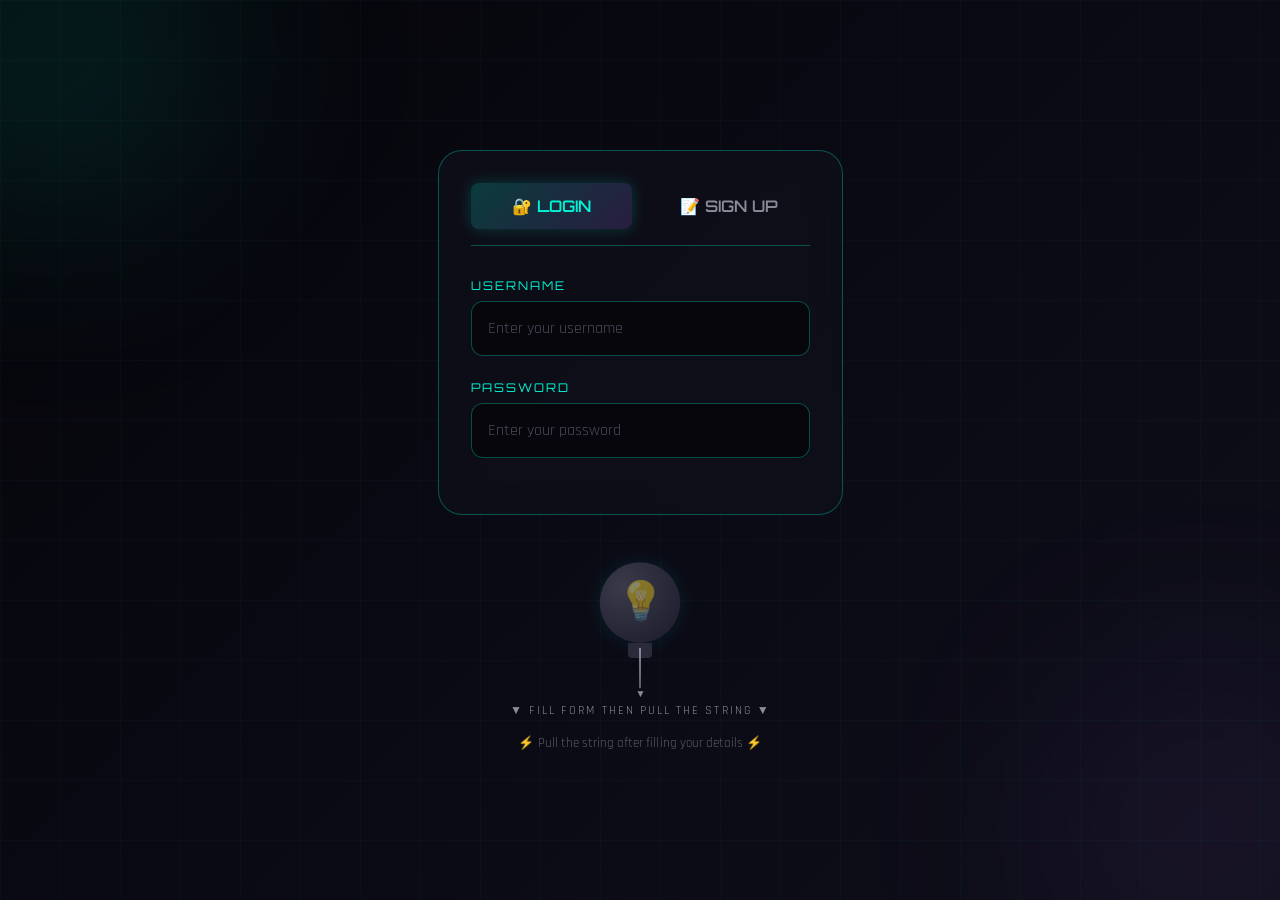
<file: templates/login_register.html>
<!DOCTYPE html>
<html lang="en">

<head>
    <meta charset="UTF-8">
    <meta name="viewport" content="width=device-width, initial-scale=1.0">
    <title>Login | CS WITH HIMANSHU GOYAL</title>
    <script src="https://cdnjs.cloudflare.com/ajax/libs/gsap/3.12.2/gsap.min.js"></script>
    <link
        href="https://fonts.googleapis.com/css2?family=Orbitron:wght@400;500;600;700;800;900&family=Rajdhani:wght@300;400;500;600;700&display=swap"
        rel="stylesheet">
    <link rel="stylesheet" href="/static/css/dark-mode.css">
    <style>
        * {
            margin: 0;
            padding: 0;
            box-sizing: border-box;
        }

        body {
            font-family: 'Rajdhani', sans-serif;
            background: linear-gradient(135deg, #050508 0%, #0a0a15 50%, #0f0f1a 100%);
            min-height: 100vh;
            display: flex;
            justify-content: center;
            align-items: center;
            position: relative;
        }

        .bg-grid {
            position: fixed;
            top: 0;
            left: 0;
            width: 100%;
            height: 100%;
            background-image: linear-gradient(rgba(0, 245, 212, 0.03) 1px, transparent 1px),
                linear-gradient(90deg, rgba(0, 245, 212, 0.03) 1px, transparent 1px);
            background-size: 60px 60px;
            z-index: -2;
            animation: gridPulse 4s ease-in-out infinite;
        }

        @keyframes gridPulse {

            0%,
            100% {
                opacity: 0.3;
            }

            50% {
                opacity: 0.6;
            }
        }

        .orb {
            position: fixed;
            border-radius: 50%;
            filter: blur(100px);
            z-index: -1;
            animation: orbFloat 20s ease-in-out infinite;
        }

        .orb-1 {
            width: 400px;
            height: 400px;
            background: radial-gradient(circle, rgba(0, 245, 212, 0.15), transparent);
            top: -150px;
            left: -150px;
        }

        .orb-2 {
            width: 350px;
            height: 350px;
            background: radial-gradient(circle, rgba(155, 93, 229, 0.12), transparent);
            bottom: -100px;
            right: -100px;
            animation-delay: -7s;
        }

        @keyframes orbFloat {

            0%,
            100% {
                transform: translate(0, 0) scale(1);
            }

            25% {
                transform: translate(50px, -30px) scale(1.1);
            }

            50% {
                transform: translate(-30px, 50px) scale(0.9);
            }

            75% {
                transform: translate(20px, 20px) scale(1.05);
            }
        }

        .container {
            display: flex;
            flex-direction: column;
            align-items: center;
            justify-content: center;
            min-height: 100vh;
            padding: 2rem;
        }

        /* Form Container */
        .form-wrapper {
            background: rgba(15, 15, 25, 0.9);
            backdrop-filter: blur(20px);
            border: 1px solid rgba(0, 245, 212, 0.3);
            border-radius: 24px;
            padding: 2rem;
            width: 450px;
            max-width: 90%;
            margin-bottom: 2rem;
        }

        /* Toggle Buttons */
        .toggle-section {
            display: flex;
            gap: 1rem;
            margin-bottom: 2rem;
            border-bottom: 1px solid rgba(0, 245, 212, 0.3);
            padding-bottom: 1rem;
        }

        .toggle-btn {
            flex: 1;
            padding: 0.8rem;
            background: transparent;
            border: none;
            color: #8a8a9a;
            font-family: 'Orbitron', monospace;
            font-size: 1rem;
            font-weight: 600;
            cursor: pointer;
            border-radius: 8px;
            transition: all 0.3s;
        }

        .toggle-btn.active {
            background: linear-gradient(135deg, rgba(0, 245, 212, 0.2), rgba(155, 93, 229, 0.2));
            color: #00f5d4;
            box-shadow: 0 0 15px rgba(0, 245, 212, 0.2);
        }

        /* Forms */
        .auth-form {
            display: none;
        }

        .auth-form.active {
            display: block;
            animation: fadeSlide 0.4s ease;
        }

        @keyframes fadeSlide {
            from {
                opacity: 0;
                transform: translateX(20px);
            }

            to {
                opacity: 1;
                transform: translateX(0);
            }
        }

        /* Input Groups */
        .input-group {
            margin-bottom: 1.5rem;
        }

        .input-group label {
            display: block;
            color: #00f5d4;
            margin-bottom: 0.5rem;
            font-family: 'Orbitron', monospace;
            font-size: 0.75rem;
            letter-spacing: 2px;
        }

        .input-group input {
            width: 100%;
            padding: 1rem;
            background: rgba(0, 0, 0, 0.5);
            border: 1px solid rgba(0, 245, 212, 0.3);
            border-radius: 12px;
            color: white;
            font-size: 1rem;
            font-family: 'Rajdhani', sans-serif;
            transition: all 0.3s;
        }

        .input-group input:focus {
            outline: none;
            border-color: #00f5d4;
            box-shadow: 0 0 20px rgba(0, 245, 212, 0.2);
        }

        .input-group input::placeholder {
            color: #4a4a5a;
        }

        /* Bulb Section - The Pull to Login */
        .bulb-section {
            text-align: center;
            cursor: pointer;
            position: relative;
            margin-top: 1rem;
        }

        .bulb {
            width: 80px;
            height: 80px;
            background: radial-gradient(circle at 30% 30%, #3a3a4a, #1a1a2a);
            border-radius: 50%;
            position: relative;
            margin: 0 auto;
            transition: all 0.4s ease;
            box-shadow: 0 0 20px rgba(0, 245, 212, 0.1);
            cursor: pointer;
        }

        .bulb::before {
            content: "";
            position: absolute;
            bottom: -15px;
            left: 50%;
            transform: translateX(-50%);
            width: 24px;
            height: 15px;
            background: #2a2a3a;
            border-radius: 0 0 4px 4px;
        }

        .bulb::after {
            content: "💡";
            position: absolute;
            top: 50%;
            left: 50%;
            transform: translate(-50%, -50%);
            font-size: 38px;
            opacity: 0.4;
            transition: all 0.4s ease;
        }

        .bulb.glow {
            background: radial-gradient(circle at 30% 30%, #00f5d4, #00bbf9);
            box-shadow: 0 0 50px rgba(0, 245, 212, 0.8);
        }

        .bulb.glow::after {
            opacity: 1;
            text-shadow: 0 0 10px rgba(0, 245, 212, 0.5);
        }

        .pull-string {
            width: 2px;
            height: 40px;
            background: linear-gradient(180deg, #8a8a9a, #5a5a6a);
            margin: 5px auto 0;
            position: relative;
            transition: height 0.3s ease;
            cursor: pointer;
        }

        .pull-string::before {
            content: "▼";
            position: absolute;
            bottom: -12px;
            left: 50%;
            transform: translateX(-50%);
            color: #8a8a9a;
            font-size: 10px;
        }

        .pull-string.pulled {
            height: 70px;
            animation: stringPullAnim 0.3s ease-out;
        }

        @keyframes stringPullAnim {
            0% {
                height: 40px;
            }

            50% {
                height: 80px;
            }

            100% {
                height: 70px;
            }
        }

        .bulb-text {
            margin-top: 15px;
            color: #8a8a9a;
            font-size: 12px;
            letter-spacing: 2px;
            transition: all 0.3s;
        }

        .bulb-text.active {
            color: #00f5d4;
            text-shadow: 0 0 10px rgba(0, 245, 212, 0.5);
        }

        /* Submit Button (Hidden - replaced by bulb pull) */
        .hidden-submit {
            display: none;
        }

        /* Messages */
        .error-msg {
            color: #ff006e;
            font-size: 0.8rem;
            margin-top: 1rem;
            text-align: center;
            display: none;
        }

        /* Loading & Transition */
        .loading {
            position: fixed;
            top: 0;
            left: 0;
            width: 100%;
            height: 100%;
            background: #050508;
            z-index: 1000;
            display: flex;
            align-items: center;
            justify-content: center;
            opacity: 0;
            visibility: hidden;
            transition: all 0.4s;
        }

        .loading.active {
            opacity: 1;
            visibility: visible;
        }

        .loader {
            width: 50px;
            height: 50px;
            border: 3px solid rgba(0, 245, 212, 0.3);
            border-top-color: #00f5d4;
            border-radius: 50%;
            animation: spin 1s linear infinite;
        }

        @keyframes spin {
            to {
                transform: rotate(360deg);
            }
        }

        .page-transition {
            position: fixed;
            top: 0;
            left: 0;
            width: 100%;
            height: 100%;
            background: linear-gradient(135deg, #00f5d4, #9b5de5);
            z-index: 999;
            transform: translateX(100%);
            transition: transform 0.5s ease;
        }

        .page-transition.active {
            transform: translateX(0);
        }

        /* Instruction */
        .instruction {
            text-align: center;
            margin-top: 1rem;
            color: #5a5a6a;
            font-size: 0.8rem;
        }
        /* Light Mode Styles */
        body.light-mode {
            background: #f5f5f7;
            color: #1a1a2e;
        }

        body.light-mode .filter-section,
        body.light-mode .question-card,
        body.light-mode .response-card,
        body.light-mode .profile-card,
        body.light-mode .stat-card,
        body.light-mode .recent-card,
        body.light-mode .upgrade-card,
        body.light-mode .form-wrapper {
            background: rgba(255, 255, 255, 0.9);
            border-color: rgba(0, 0, 0, 0.1);
        }

        body.light-mode input,
        body.light-mode select,
        body.light-mode textarea {
            background: rgba(240, 240, 245, 0.9);
            color: #1a1a2e;
            border-color: rgba(0, 0, 0, 0.1);
        }

        body.light-mode nav {
            background: rgba(255, 255, 255, 0.9);
            border-bottom-color: #00bbf9;
        }

        body.light-mode .stat-number {
            color: #00bbf9;
        }

        body.light-mode .info-label {
            color: #00bbf9;
        }

        body.light-mode h1 {
            background: linear-gradient(135deg, #00bbf9, #9b5de5);
            -webkit-background-clip: text;
            -webkit-text-fill-color: transparent;
        }

        body.light-mode .logo {
            background: linear-gradient(135deg, #00bbf9, #00f5d4);
            -webkit-background-clip: text;
            -webkit-text-fill-color: transparent;
        }
    </style>
</head>

<body>
    <div class="bg-grid"></div>
    <div class="orb orb-1"></div>
    <div class="orb orb-2"></div>

    <div class="loading" id="loading">
        <div class="loader"></div>
    </div>

    <div class="page-transition" id="pageTransition"></div>

    <div class="container">
        <!-- Form Section -->
        <div class="form-wrapper">
            <div class="toggle-section">
                <button class="toggle-btn active" data-form="login">🔐 LOGIN</button>
                <button class="toggle-btn" data-form="register">📝 SIGN UP</button>
            </div>

            <!-- Login Form -->
            <div id="loginForm" class="auth-form active">
                <div class="input-group">
                    <label>USERNAME</label>
                    <input type="text" id="loginUsername" placeholder="Enter your username">
                </div>
                <div class="input-group">
                    <label>PASSWORD</label>
                    <input type="password" id="loginPassword" placeholder="Enter your password">
                </div>
                <div class="error-msg" id="loginError"></div>
            </div>

            <!-- Register Form -->
            <div id="registerForm" class="auth-form">
                <div class="input-group">
                    <label>USERNAME</label>
                    <input type="text" id="regUsername" placeholder="Choose a username">
                </div>
                <div class="input-group">
                    <label>EMAIL</label>
                    <input type="email" id="regEmail" placeholder="your@email.com">
                </div>
                <div class="input-group">
                    <label>PASSWORD</label>
                    <input type="password" id="regPassword" placeholder="Create a password">
                </div>
                <div class="input-group">
                    <label>CONFIRM PASSWORD</label>
                    <input type="password" id="regConfirmPassword" placeholder="Confirm your password">
                </div>
                <div class="error-msg" id="registerError"></div>
            </div>
        </div>

        <!-- Bulb Section - PULL TO SUBMIT -->
        <div class="bulb-section" id="bulbSection">
            <div class="bulb" id="bulb"></div>
            <div class="pull-string" id="pullString"></div>
            <div class="bulb-text" id="bulbText">▼ FILL FORM THEN PULL THE STRING ▼</div>
            <div class="instruction">⚡ Pull the string after filling your details ⚡</div>
        </div>
    </div>

    <script>
        // Elements
        const bulb = document.getElementById('bulb');
        const pullString = document.getElementById('pullString');
        const bulbSection = document.getElementById('bulbSection');
        const bulbText = document.getElementById('bulbText');
        const loading = document.getElementById('loading');
        const pageTransition = document.getElementById('pageTransition');

        let currentForm = 'login';

        // Toggle between Login and Register
        document.querySelectorAll('.toggle-btn').forEach(btn => {
            btn.addEventListener('click', () => {
                document.querySelectorAll('.toggle-btn').forEach(b => b.classList.remove('active'));
                btn.classList.add('active');

                currentForm = btn.dataset.form;
                document.getElementById('loginForm').classList.remove('active');
                document.getElementById('registerForm').classList.remove('active');
                document.getElementById(`${currentForm}Form`).classList.add('active');
            });
        });

        // CSRF Token Helper
        function getCookie(name) {
            let cookieValue = null;
            if (document.cookie && document.cookie !== '') {
                const cookies = document.cookie.split(';');
                for (let i = 0; i < cookies.length; i++) {
                    const cookie = cookies[i].trim();
                    if (cookie.substring(0, name.length + 1) === (name + '=')) {
                        cookieValue = decodeURIComponent(cookie.substring(name.length + 1));
                        break;
                    }
                }
            }
            return cookieValue;
        }

        // Show validation error
        function showError(elementId, message) {
            const errorDiv = document.getElementById(elementId);
            errorDiv.style.display = 'block';
            errorDiv.innerHTML = '❌ ' + message;
            setTimeout(() => { errorDiv.style.display = 'none'; }, 3000);
        }

        // Handle Login
        async function submitLogin() {
            const username = document.getElementById('loginUsername').value.trim();
            const password = document.getElementById('loginPassword').value;

            if (!username || !password) {
                showError('loginError', 'Please fill all fields');
                return false;
            }

            loading.classList.add('active');

            try {
                const response = await fetch('/api/login/', {
                    method: 'POST',
                    headers: {
                        'Content-Type': 'application/json',
                        'X-CSRFToken': getCookie('csrftoken')
                    },
                    body: JSON.stringify({ username, password })
                });

                const data = await response.json();
                loading.classList.remove('active');

                if (data.success) {
                    pageTransition.classList.add('active');
                    setTimeout(() => {
                        window.location.href = '/';
                    }, 500);
                    return true;
                } else {
                    showError('loginError', data.error || 'Invalid credentials');
                    return false;
                }
            } catch (err) {
                loading.classList.remove('active');
                showError('loginError', 'Network error. Please try again.');
                return false;
            }
        }

        // Handle Register
        async function submitRegister() {
            const username = document.getElementById('regUsername').value.trim();
            const email = document.getElementById('regEmail').value.trim();
            const password = document.getElementById('regPassword').value;
            const confirm = document.getElementById('regConfirmPassword').value;

            if (!username || !email || !password) {
                showError('registerError', 'Please fill all fields');
                return false;
            }

            if (password !== confirm) {
                showError('registerError', 'Passwords do not match');
                return false;
            }

            loading.classList.add('active');

            try {
                const response = await fetch('/api/register/', {
                    method: 'POST',
                    headers: {
                        'Content-Type': 'application/json',
                        'X-CSRFToken': getCookie('csrftoken')
                    },
                    body: JSON.stringify({ username, email, password })
                });

                const data = await response.json();
                loading.classList.remove('active');

                if (data.success) {
                    pageTransition.classList.add('active');
                    setTimeout(() => {
                        window.location.href = '/';
                    }, 500);
                    return true;
                } else {
                    showError('registerError', data.error || 'Registration failed');
                    return false;
                }
            } catch (err) {
                loading.classList.remove('active');
                showError('registerError', 'Network error. Please try again.');
                return false;
            }
        }

        // Pull String Animation & Submit
        let isProcessing = false;

        async function pullAndSubmit() {
            if (isProcessing) return;

            // Animate string pull
            pullString.classList.add('pulled');

            // Glow bulb
            bulb.classList.add('glow');
            bulbText.classList.add('active');
            bulbText.innerHTML = '✨ PROCESSING YOUR REQUEST... ✨';

            // Scale animation
            gsap.to(bulb, {
                scale: 1.2,
                duration: 0.2,
                yoyo: true,
                repeat: 1
            });

            isProcessing = true;

            // Wait for animation
            await new Promise(resolve => setTimeout(resolve, 400));

            // Submit based on current form
            let success = false;
            if (currentForm === 'login') {
                success = await submitLogin();
            } else {
                success = await submitRegister();
            }

            // Reset if not success
            if (!success) {
                pullString.classList.remove('pulled');
                bulb.classList.remove('glow');
                bulbText.classList.remove('active');
                bulbText.innerHTML = '▼ FILL FORM THEN PULL THE STRING ▼';
                isProcessing = false;
            }
        }

        // Click on bulb or pull string triggers submit
        bulbSection.addEventListener('click', pullAndSubmit);

        // Also allow Enter key to submit via bulb pull
        document.addEventListener('keypress', function (e) {
            if (e.key === 'Enter') {
                e.preventDefault();
                pullAndSubmit();
            }
        });

        // Initial Animation
        gsap.from('.form-wrapper', {
            y: 30,
            opacity: 0,
            duration: 0.8,
            ease: 'power3.out'
        });

        gsap.from('.bulb-section', {
            scale: 0,
            opacity: 0,
            duration: 1,
            ease: 'back.out(0.5)',
            delay: 0.3
        });
    </script>
    <script>
    // Dark Mode Toggle
    const themeToggle = document.getElementById('themeToggle');
    if (themeToggle) {
        // Check saved theme
        const savedTheme = localStorage.getItem('theme');
        if (savedTheme === 'light') {
            document.body.classList.add('light-mode');
            themeToggle.textContent = '☀️';
        }
        
        themeToggle.addEventListener('click', () => {
            document.body.classList.toggle('light-mode');
            if (document.body.classList.contains('light-mode')) {
                localStorage.setItem('theme', 'light');
                themeToggle.textContent = '☀️';
            } else {
                localStorage.setItem('theme', 'dark');
                themeToggle.textContent = '🌙';
            }
        });
    }
</script>
</body>

</html>
</file>
<file: static/css/dark-mode.css>
/* Theme Variables */
:root {
    --bg-dark: #f5f5f7;
    --bg-card: rgba(255, 255, 255, 0.9);
    --bg-input: rgba(240, 240, 245, 0.9);
    --text-primary: #1a1a2e;
    --text-secondary: #4a4a5a;
    --text-muted: #8a8a9a;
    --border-glass: rgba(0, 0, 0, 0.1);
}

[data-theme="dark"] {
    --bg-dark: #050508;
    --bg-card: rgba(15, 15, 25, 0.7);
    --bg-input: rgba(20, 20, 35, 0.8);
    --text-primary: #e8e8f0;
    --text-secondary: #8a8a9a;
    --text-muted: #5a5a6a;
    --border-glass: rgba(0, 245, 212, 0.15);
}

body {
    background: var(--bg-dark);
    color: var(--text-primary);
    transition: background 0.3s ease, color 0.3s ease;
}

.card, .filter-section, .question-card, .response-card {
    background: var(--bg-card);
    backdrop-filter: blur(10px);
    border-color: var(--border-glass);
}

input, select, textarea {
    background: var(--bg-input);
    color: var(--text-primary);
    border-color: var(--border-glass);
}

.theme-toggle {
    background: var(--bg-input);
    border: 1px solid var(--border-glass);
}

.theme-toggle:hover {
    border-color: #00f5d4;
}
</file>
